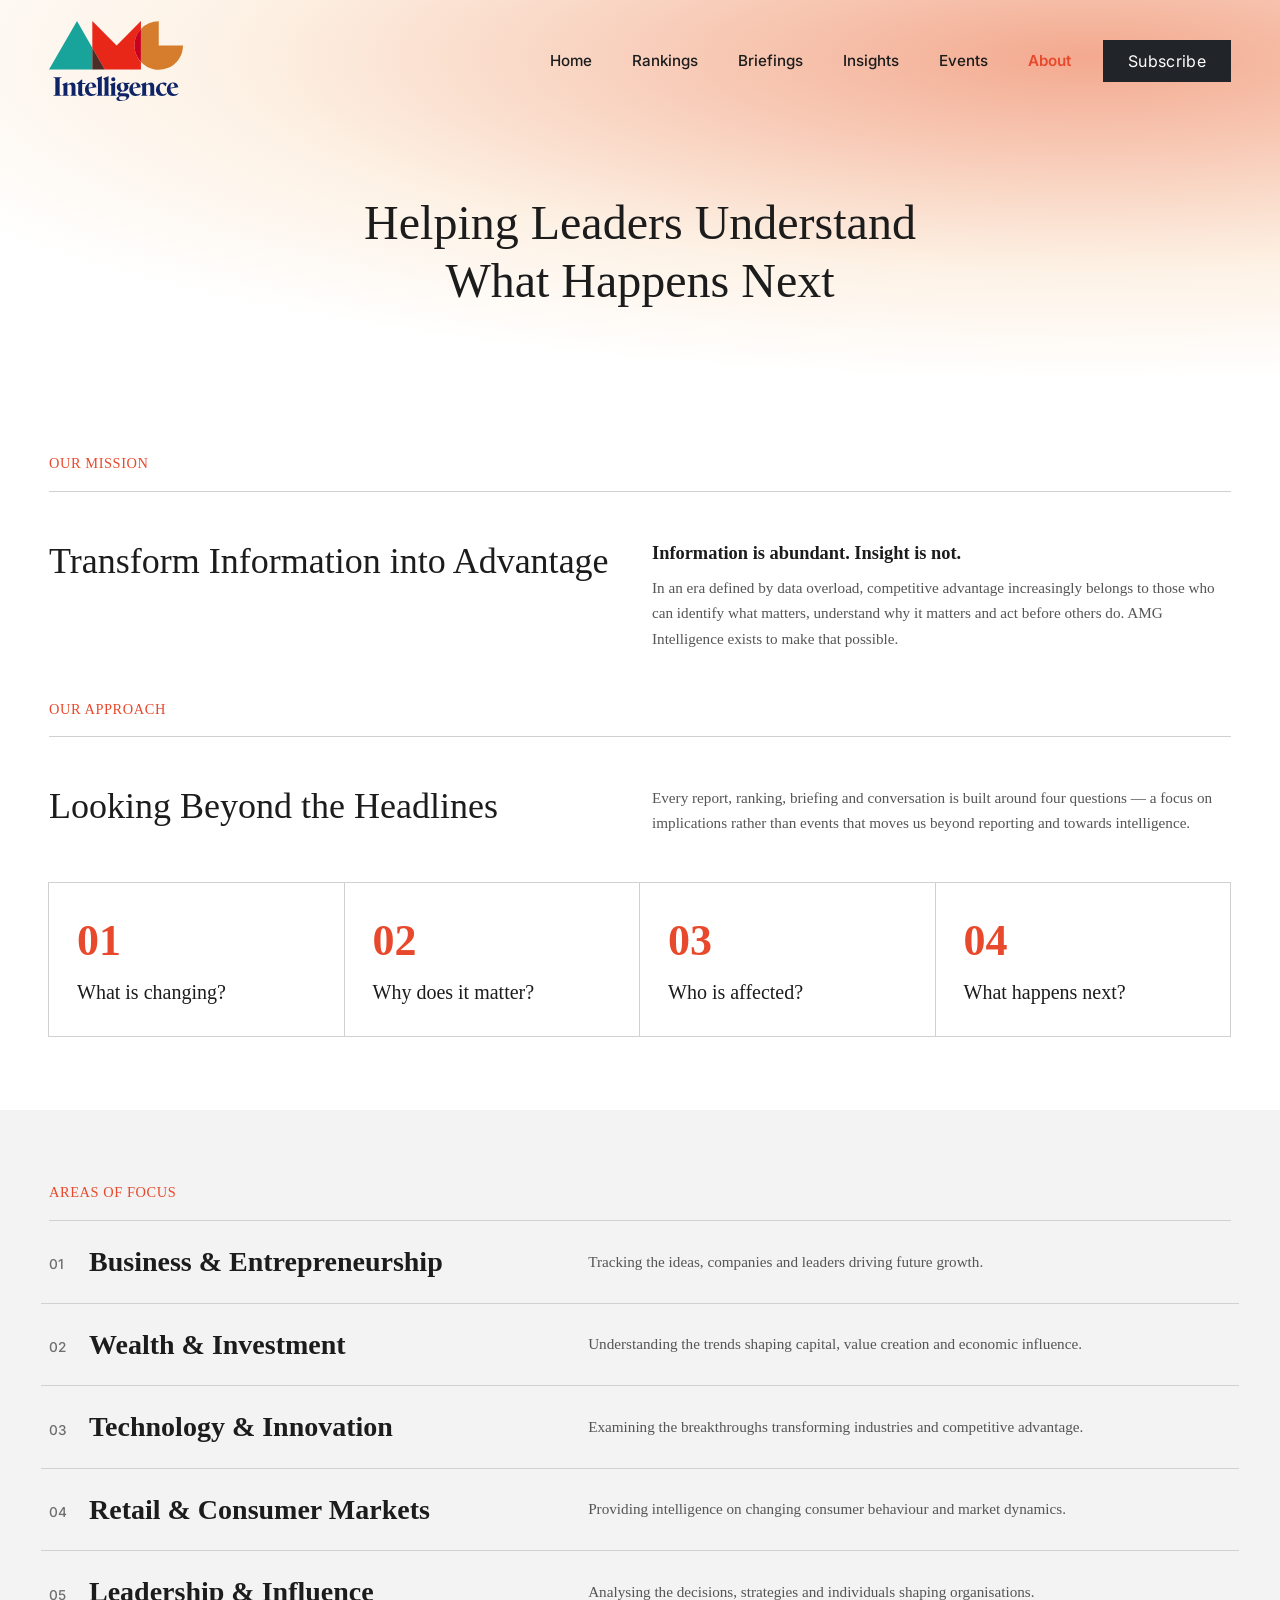
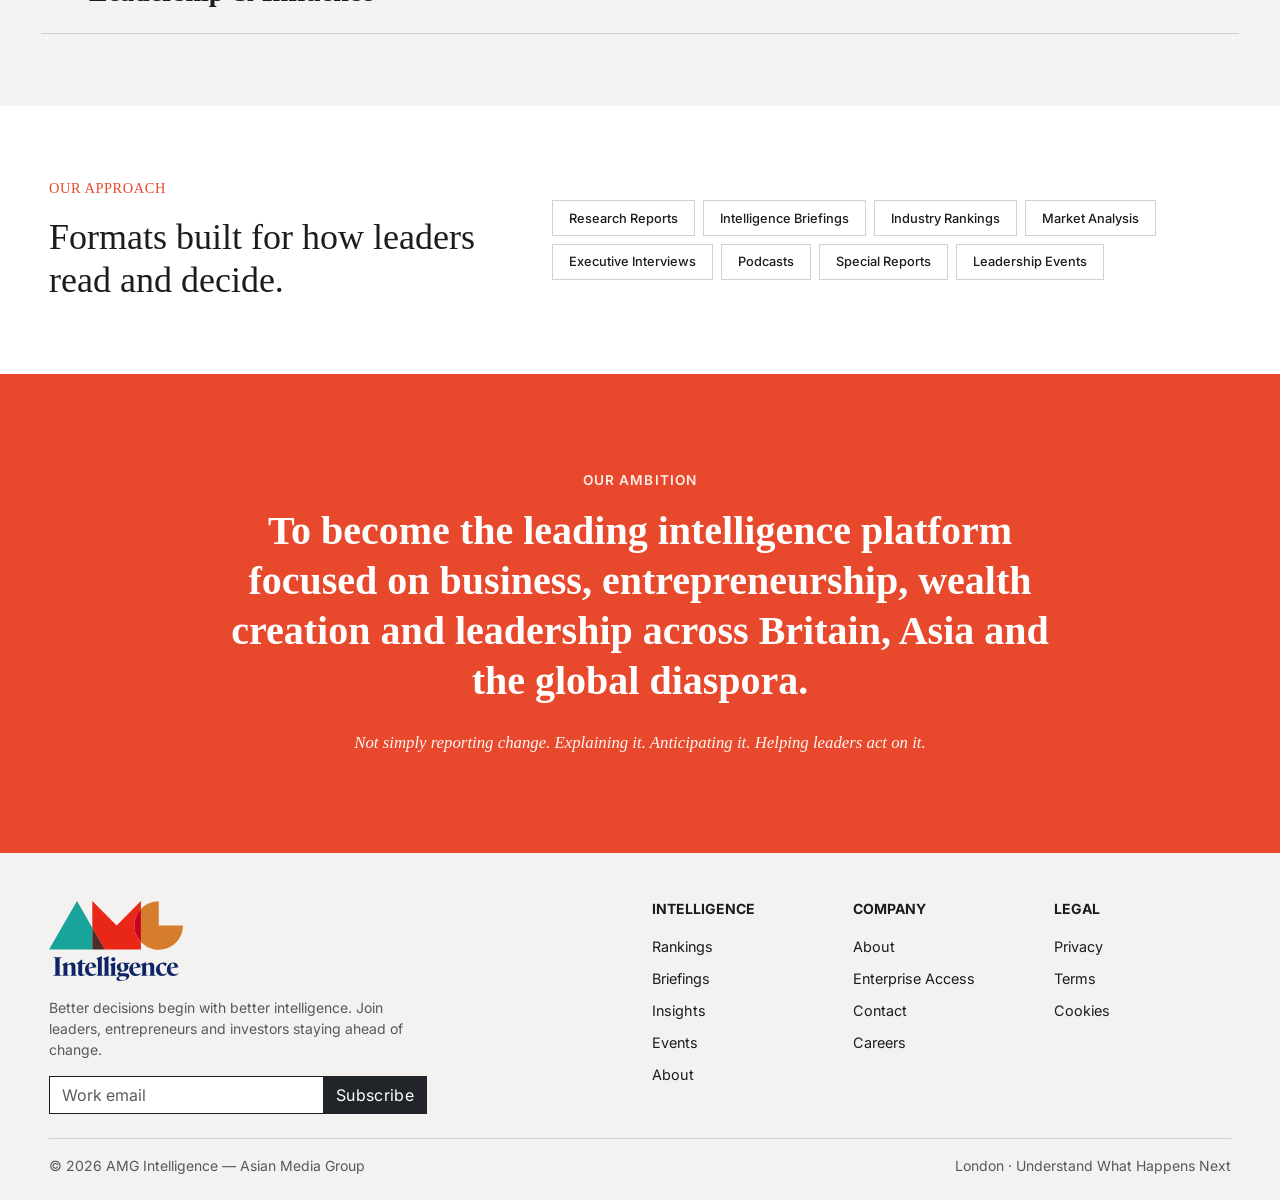
<file: about.html>
<!doctype html>
<html lang="en">
<head>
  <meta charset="UTF-8">
  <meta name="viewport" content="width=device-width, initial-scale=1">
  <meta name="robots" content="noindex, nofollow">
  <title>About — AMG Intelligence</title>

  <link rel="stylesheet" href="https://cdn.jsdelivr.net/npm/bootstrap@5.3.3/dist/css/bootstrap.min.css">
  <link rel="preconnect" href="https://fonts.googleapis.com">
  <link href="https://fonts.googleapis.com/css2?family=Playfair+Display:wght@400;500;600;700&family=Inter:wght@400;500;600;700&display=swap" rel="stylesheet">
  <link rel="stylesheet" href="assets/css/custom.css">
</head>
<body data-page="about">

  <div class="gradient-band">
    <header data-include="partials/navbar.html"></header>

    <!-- Page banner -->
    <section class="page-banner py-5">
      <div class="container py-4 text-center">
        <h1 class="display-5 mb-0">Helping Leaders Understand<br>What Happens Next</h1>
      </div>
    </section>
  </div>

  <!-- Our mission -->
  <section class="py-5">
    <div class="container py-4">
      <p class="about-eyebrow text-uppercase mb-3">Our Mission</p>
      <hr class="mt-0 mb-5">
      <div class="row gy-4 mb-5">
        <div class="col-lg-6">
          <h2 class="about-heading mb-0">Transform Information into Advantage</h2>
        </div>
        <div class="col-lg-6">
          <p class="about-lead-title mb-2">Information is abundant. Insight is not.</p>
          <p class="about-body mb-0">In an era defined by data overload, competitive advantage increasingly belongs to those who can identify what matters, understand why it matters and act before others do. AMG Intelligence exists to make that possible.</p>
        </div>
      </div>

      <p class="about-eyebrow text-uppercase mb-3">Our Approach</p>
      <hr class="mt-0 mb-5">
      <div class="row gy-4 mb-5">
        <div class="col-lg-6">
          <h2 class="about-heading mb-0">Looking Beyond the Headlines</h2>
        </div>
        <div class="col-lg-6">
          <p class="about-body mb-0">Every report, ranking, briefing and conversation is built around four questions — a focus on implications rather than events that moves us beyond reporting and towards intelligence.</p>
        </div>
      </div>

      <div class="row g-0 four-questions-grid">
        <div class="col-6 col-lg-3">
          <div class="question-box">
            <p class="question-number mb-3">01</p>
            <p class="question-text mb-0">What is changing?</p>
          </div>
        </div>
        <div class="col-6 col-lg-3">
          <div class="question-box">
            <p class="question-number mb-3">02</p>
            <p class="question-text mb-0">Why does it matter?</p>
          </div>
        </div>
        <div class="col-6 col-lg-3">
          <div class="question-box">
            <p class="question-number mb-3">03</p>
            <p class="question-text mb-0">Who is affected?</p>
          </div>
        </div>
        <div class="col-6 col-lg-3">
          <div class="question-box">
            <p class="question-number mb-3">04</p>
            <p class="question-text mb-0">What happens next?</p>
          </div>
        </div>
      </div>
    </div>
  </section>

  <!-- Areas of focus -->
  <section class="py-5 focus-section">
    <div class="container py-4">
      <p class="about-eyebrow text-uppercase mb-3">Areas of Focus</p>
      <hr class="mt-0 mb-0">

      <div class="focus-row row gx-3 align-items-center">
        <div class="col-auto focus-number">01</div>
        <div class="col-lg-5 col">
          <h3 class="focus-title mb-0">Business &amp; Entrepreneurship</h3>
        </div>
        <div class="col-lg-6 col-12">
          <p class="focus-desc mb-0">Tracking the ideas, companies and leaders driving future growth.</p>
        </div>
      </div>

      <div class="focus-row row gx-3 align-items-center">
        <div class="col-auto focus-number">02</div>
        <div class="col-lg-5 col">
          <h3 class="focus-title mb-0">Wealth &amp; Investment</h3>
        </div>
        <div class="col-lg-6 col-12">
          <p class="focus-desc mb-0">Understanding the trends shaping capital, value creation and economic influence.</p>
        </div>
      </div>

      <div class="focus-row row gx-3 align-items-center">
        <div class="col-auto focus-number">03</div>
        <div class="col-lg-5 col">
          <h3 class="focus-title mb-0">Technology &amp; Innovation</h3>
        </div>
        <div class="col-lg-6 col-12">
          <p class="focus-desc mb-0">Examining the breakthroughs transforming industries and competitive advantage.</p>
        </div>
      </div>

      <div class="focus-row row gx-3 align-items-center">
        <div class="col-auto focus-number">04</div>
        <div class="col-lg-5 col">
          <h3 class="focus-title mb-0">Retail &amp; Consumer Markets</h3>
        </div>
        <div class="col-lg-6 col-12">
          <p class="focus-desc mb-0">Providing intelligence on changing consumer behaviour and market dynamics.</p>
        </div>
      </div>

      <div class="focus-row row gx-3 align-items-center">
        <div class="col-auto focus-number">05</div>
        <div class="col-lg-5 col">
          <h3 class="focus-title mb-0">Leadership &amp; Influence</h3>
        </div>
        <div class="col-lg-6 col-12">
          <p class="focus-desc mb-0">Analysing the decisions, strategies and individuals shaping organisations.</p>
        </div>
      </div>
    </div>
  </section>

  <!-- Formats approach -->
  <section class="py-5">
    <div class="container py-4">
      <div class="row gy-4 align-items-center">
        <div class="col-lg-5">
          <p class="about-eyebrow text-uppercase mb-3">Our Approach</p>
          <h2 class="about-heading mb-0">Formats built for how leaders read and decide.</h2>
        </div>
        <div class="col-lg-7">
          <div class="d-flex flex-wrap gap-2">
            <span class="format-tag">Research Reports</span>
            <span class="format-tag">Intelligence Briefings</span>
            <span class="format-tag">Industry Rankings</span>
            <span class="format-tag">Market Analysis</span>
            <span class="format-tag">Executive Interviews</span>
            <span class="format-tag">Podcasts</span>
            <span class="format-tag">Special Reports</span>
            <span class="format-tag">Leadership Events</span>
          </div>
        </div>
      </div>
    </div>
  </section>

  <!-- Our Ambition (page-specific closing band, replaces the shared CTA band on this page) -->
  <section class="ambition-band text-center text-white py-5">
    <div class="container py-5">
      <p class="text-uppercase small fw-semibold mb-3 ambition-eyebrow">Our Ambition</p>
      <h2 class="mb-4">To become the leading intelligence platform focused on business, entrepreneurship, wealth creation and leadership across Britain, Asia and the global diaspora.</h2>
      <p class="ambition-subtitle mb-0">Not simply reporting change. Explaining it. Anticipating it. Helping leaders act on it.</p>
    </div>
  </section>

  <div data-include="partials/footer.html"></div>

  <script src="https://cdn.jsdelivr.net/npm/bootstrap@5.3.3/dist/js/bootstrap.bundle.min.js"></script>
  <script src="assets/js/include.js"></script>
</body>
</html>
</file>
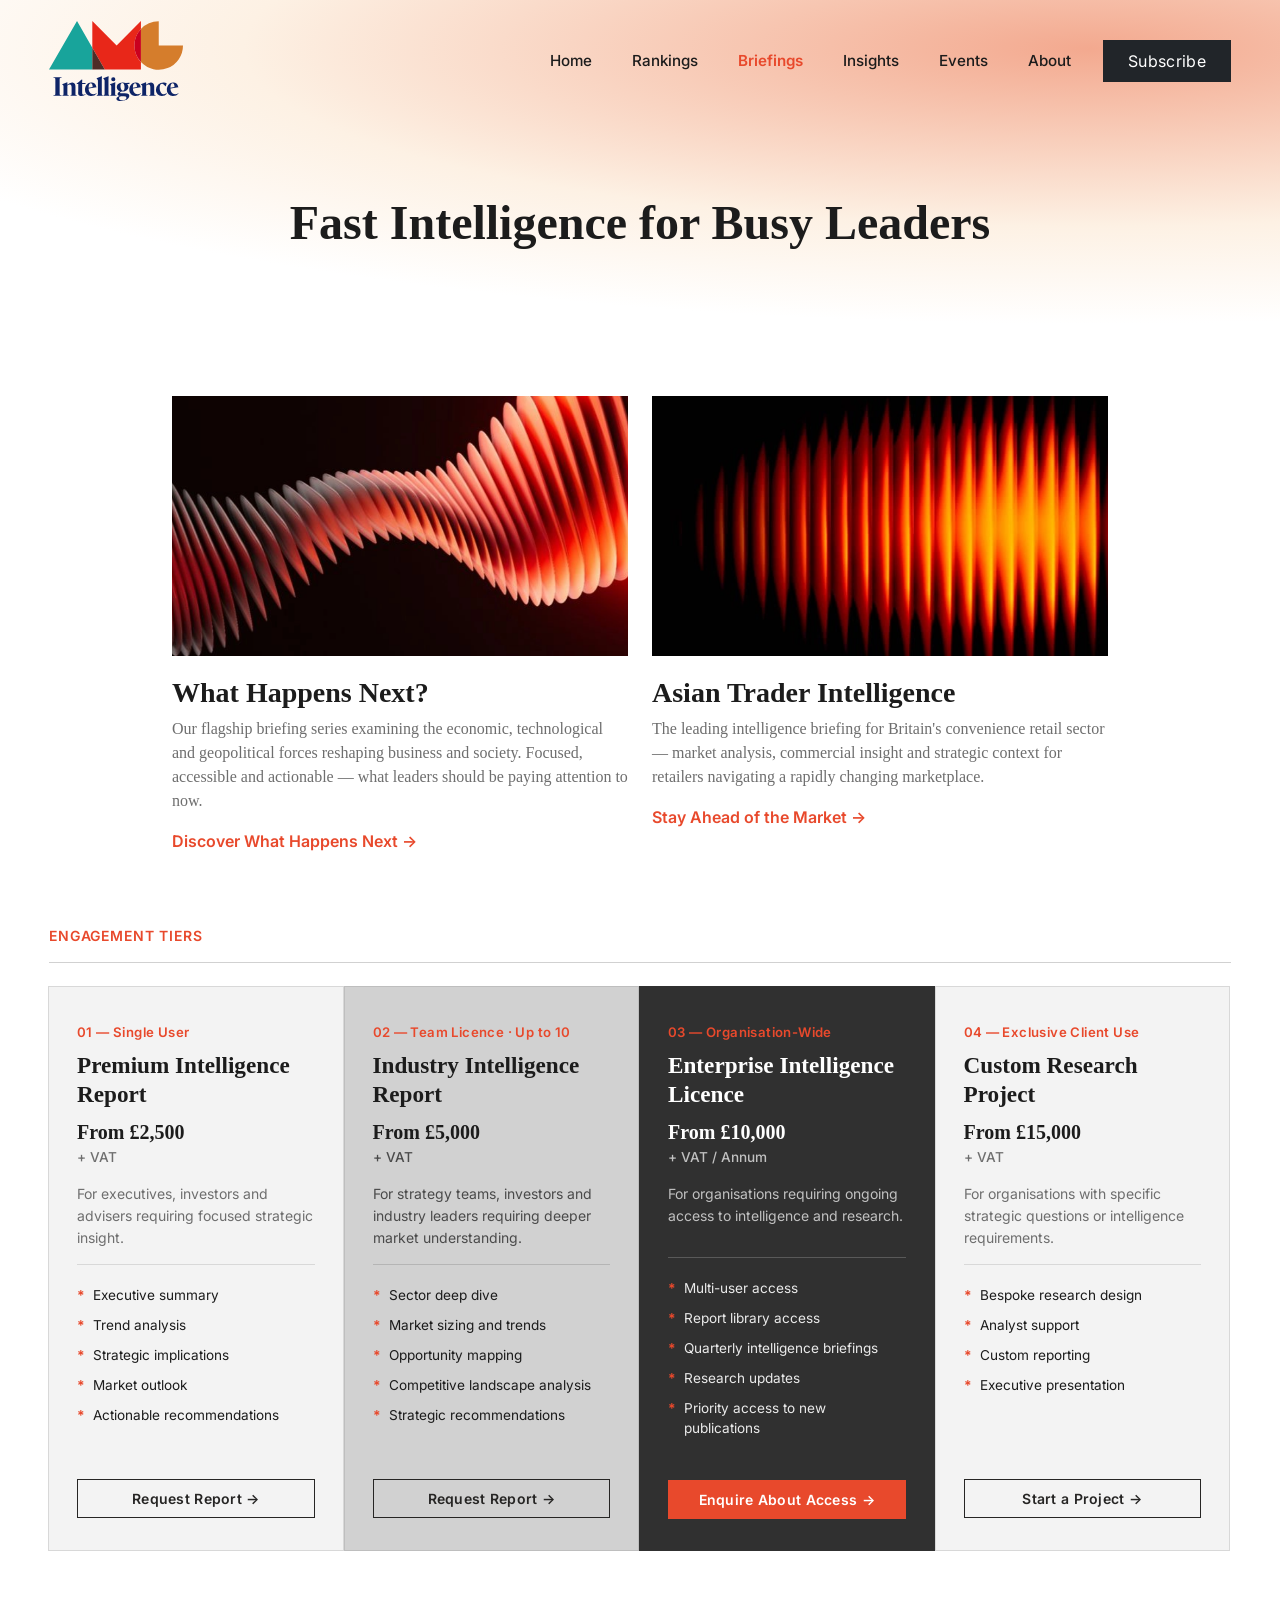
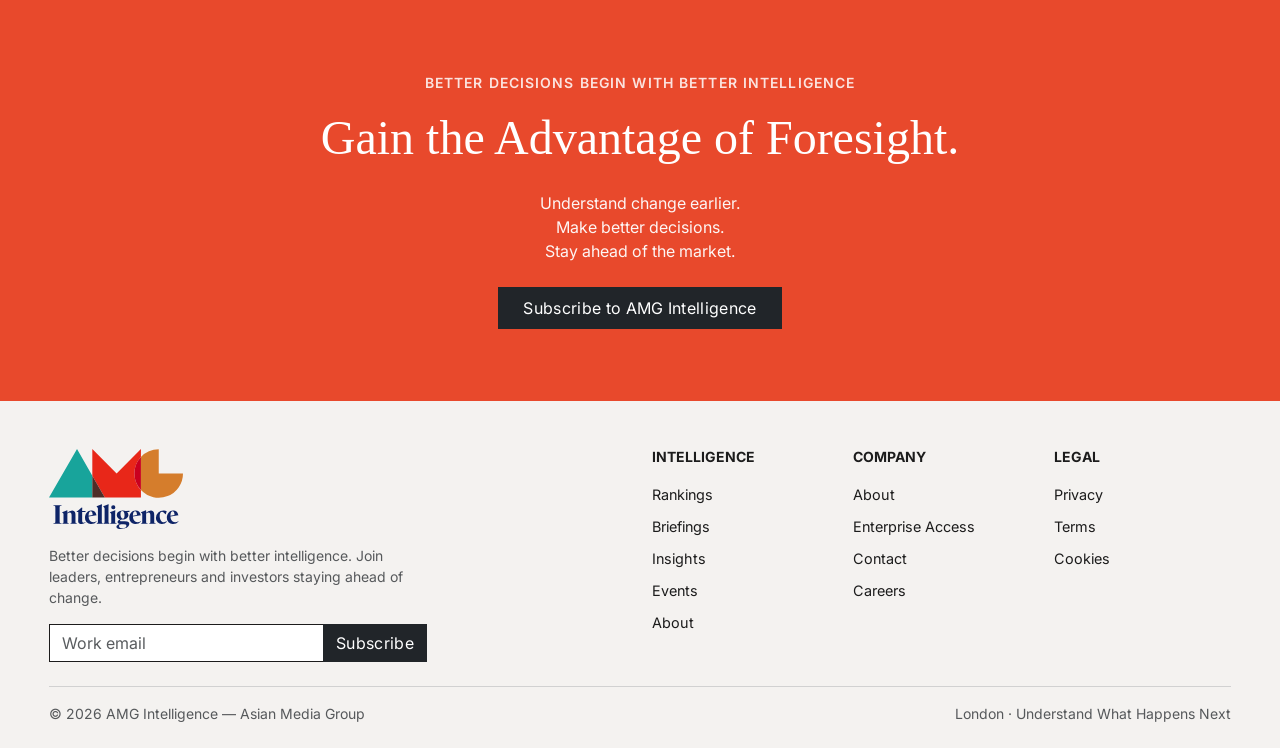
<file: briefings.html>
<!doctype html>
<html lang="en">
<head>
  <meta charset="UTF-8">
  <meta name="viewport" content="width=device-width, initial-scale=1">
  <meta name="robots" content="noindex, nofollow">
  <title>Intelligence Briefings — AMG Intelligence</title>

  <link rel="stylesheet" href="https://cdn.jsdelivr.net/npm/bootstrap@5.3.3/dist/css/bootstrap.min.css">
  <link rel="preconnect" href="https://fonts.googleapis.com">
  <link href="https://fonts.googleapis.com/css2?family=Playfair+Display:wght@400;500;600;700&family=Inter:wght@400;500;600;700&display=swap" rel="stylesheet">
  <link rel="stylesheet" href="assets/css/custom.css">
</head>
<body data-page="briefings">

  <div class="gradient-band">
    <header data-include="partials/navbar.html"></header>

    <!-- Page banner -->
    <section class="page-banner py-5">
      <div class="container py-4 text-center">
        <h1 class="display-5 fw-bold mb-0">Fast Intelligence for Busy Leaders</h1>
      </div>
    </section>
  </div>

  <!-- Flagship briefing series -->
  <section class="py-5">
    <div class="container container-narrow py-4">
      <div class="row g-4">
        <div class="col-lg-6 briefing-card">
          <img src="assets/images/What Happens Next Thumbnail.png" alt="What Happens Next? briefing series">
          <h3 class="font-serif fw-bold mb-2">What Happens Next?</h3>
          <p>Our flagship briefing series examining the economic, technological and geopolitical forces reshaping business and society. Focused, accessible and actionable — what leaders should be paying attention to now.</p>
          <a href="#" class="link-arrow">Discover What Happens Next →</a>
        </div>
        <div class="col-lg-6 briefing-card">
          <img src="assets/images/Asian Trader Intelligence Thumbnail.png" alt="Asian Trader Intelligence briefing">
          <h3 class="font-serif fw-bold mb-2">Asian Trader Intelligence</h3>
          <p>The leading intelligence briefing for Britain's convenience retail sector — market analysis, commercial insight and strategic context for retailers navigating a rapidly changing marketplace.</p>
          <a href="#" class="link-arrow">Stay Ahead of the Market →</a>
        </div>
      </div>
    </div>
  </section>

  <!-- Engagement tiers -->
  <section class="pb-5 tiers-section">
    <div class="container">
      <p class="text-uppercase small fw-semibold eyebrow-accent mb-3">Engagement Tiers</p>
      <hr class="mt-0 mb-4">

      <div class="row g-0 tiers-row">
        <div class="col-12 col-md-6 col-lg-3 tier-col">
          <div class="tier-card h-100 d-flex flex-column">
            <p class="tier-label mb-2">01 — Single User</p>
            <h3 class="tier-title mb-2">Premium Intelligence Report</h3>
            <p class="tier-price mb-0">From <strong>£2,500</strong></p>
            <p class="tier-vat mb-3">+ VAT</p>
            <p class="tier-audience">For executives, investors and advisers requiring focused strategic insight.</p>
            <hr>
            <ul class="tier-features list-unstyled flex-grow-1">
              <li>Executive summary</li>
              <li>Trend analysis</li>
              <li>Strategic implications</li>
              <li>Market outlook</li>
              <li>Actionable recommendations</li>
            </ul>
            <a href="#" class="btn btn-outline-dark rounded-0 w-100 py-2 mt-3">Request Report →</a>
          </div>
        </div>

        <div class="col-12 col-md-6 col-lg-3 tier-col">
          <div class="tier-card is-muted h-100 d-flex flex-column">
            <p class="tier-label mb-2">02 — Team Licence · Up to 10</p>
            <h3 class="tier-title mb-2">Industry Intelligence Report</h3>
            <p class="tier-price mb-0">From <strong>£5,000</strong></p>
            <p class="tier-vat mb-3">+ VAT</p>
            <p class="tier-audience">For strategy teams, investors and industry leaders requiring deeper market understanding.</p>
            <hr>
            <ul class="tier-features list-unstyled flex-grow-1">
              <li>Sector deep dive</li>
              <li>Market sizing and trends</li>
              <li>Opportunity mapping</li>
              <li>Competitive landscape analysis</li>
              <li>Strategic recommendations</li>
            </ul>
            <a href="#" class="btn btn-outline-dark rounded-0 w-100 py-2 mt-3">Request Report →</a>
          </div>
        </div>

        <div class="col-12 col-md-6 col-lg-3 tier-col">
          <div class="tier-card is-dark h-100 d-flex flex-column">
            <p class="tier-label mb-2">03 — Organisation-Wide</p>
            <h3 class="tier-title mb-2">Enterprise Intelligence Licence</h3>
            <p class="tier-price mb-0">From <strong>£10,000</strong></p>
            <p class="tier-vat mb-3">+ VAT / Annum</p>
            <p class="tier-audience">For organisations requiring ongoing access to intelligence and research.</p>
            <hr>
            <ul class="tier-features list-unstyled flex-grow-1">
              <li>Multi-user access</li>
              <li>Report library access</li>
              <li>Quarterly intelligence briefings</li>
              <li>Research updates</li>
              <li>Priority access to new publications</li>
            </ul>
            <a href="#" class="btn btn-accent rounded-0 w-100 py-2 mt-3">Enquire About Access →</a>
          </div>
        </div>

        <div class="col-12 col-md-6 col-lg-3 tier-col">
          <div class="tier-card h-100 d-flex flex-column">
            <p class="tier-label mb-2">04 — Exclusive Client Use</p>
            <h3 class="tier-title mb-2">Custom Research Project</h3>
            <p class="tier-price mb-0">From <strong>£15,000</strong></p>
            <p class="tier-vat mb-3">+ VAT</p>
            <p class="tier-audience">For organisations with specific strategic questions or intelligence requirements.</p>
            <hr>
            <ul class="tier-features list-unstyled flex-grow-1">
              <li>Bespoke research design</li>
              <li>Analyst support</li>
              <li>Custom reporting</li>
              <li>Executive presentation</li>
            </ul>
            <a href="#" class="btn btn-outline-dark rounded-0 w-100 py-2 mt-3">Start a Project →</a>
          </div>
        </div>
      </div>
    </div>
  </section>

  <div data-include="partials/cta-band.html"></div>
  <div data-include="partials/footer.html"></div>

  <script src="https://cdn.jsdelivr.net/npm/bootstrap@5.3.3/dist/js/bootstrap.bundle.min.js"></script>
  <script src="assets/js/include.js"></script>
</body>
</html>
</file>
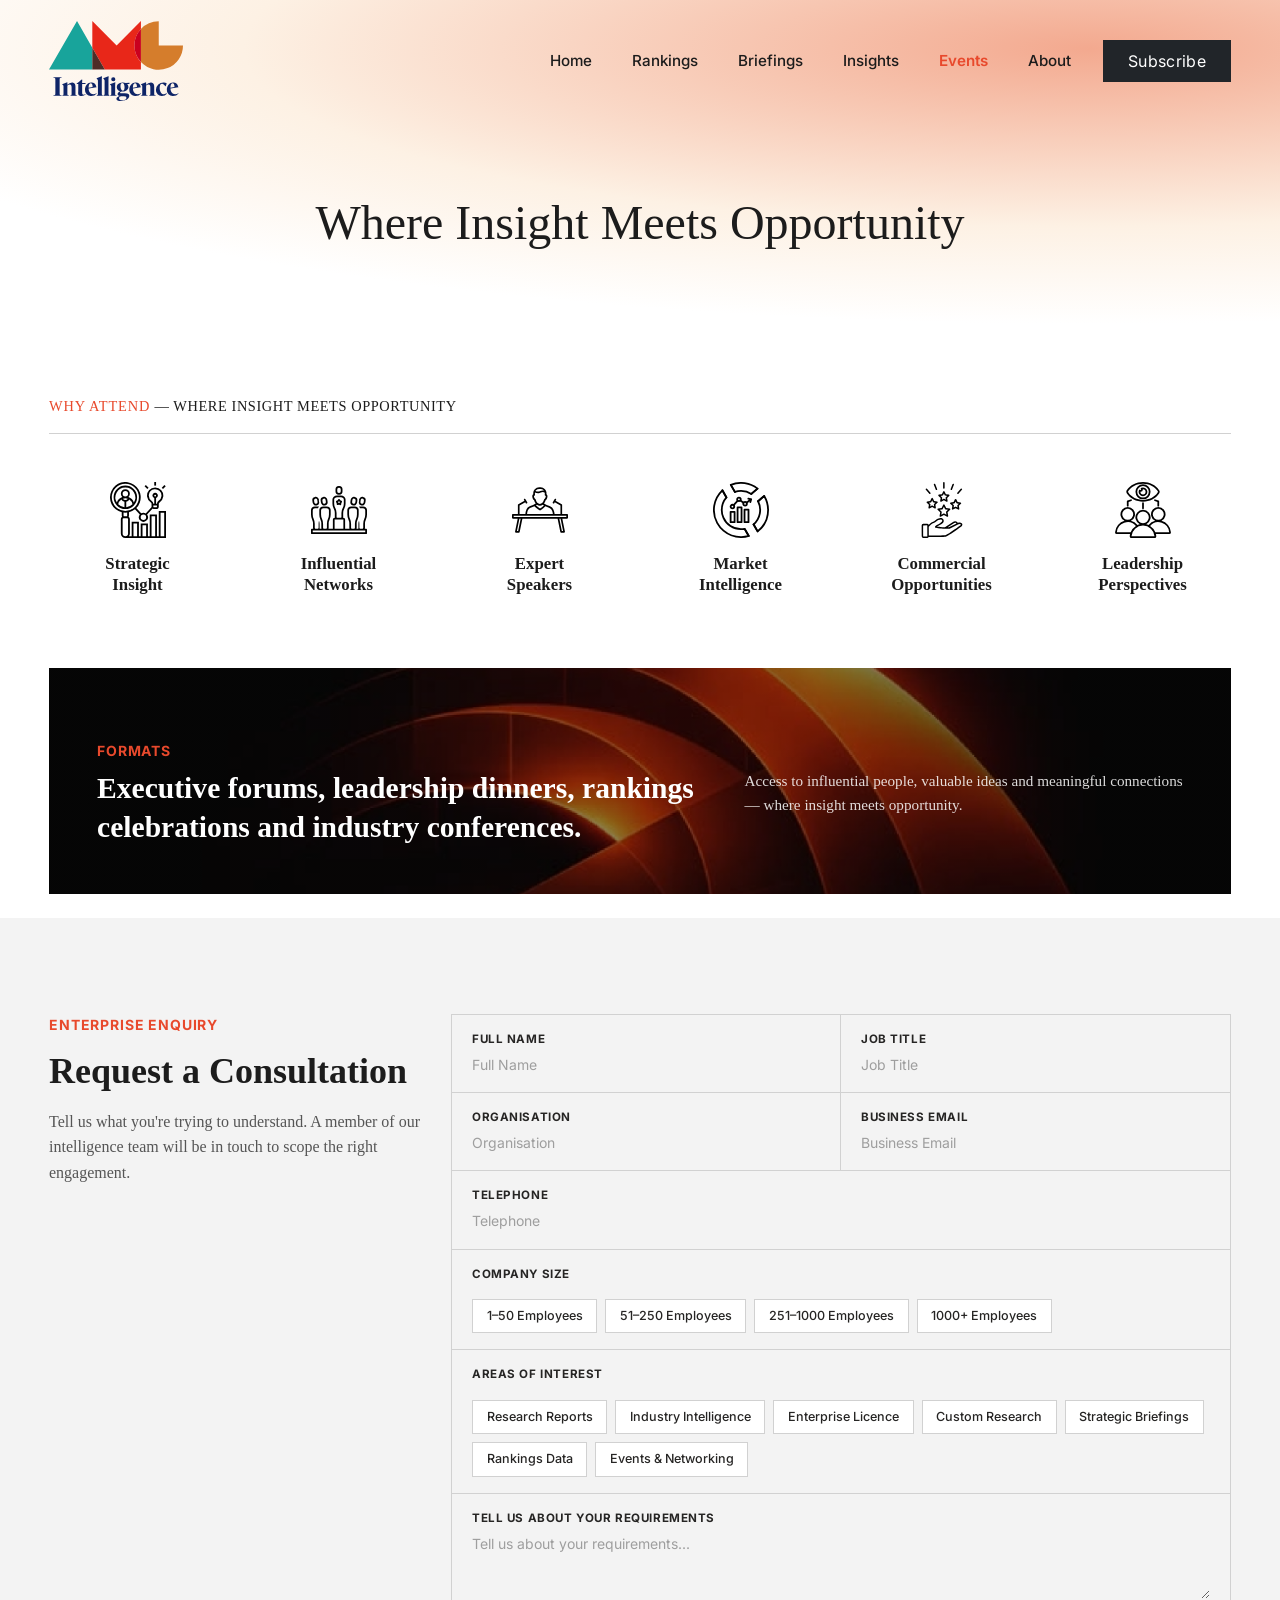
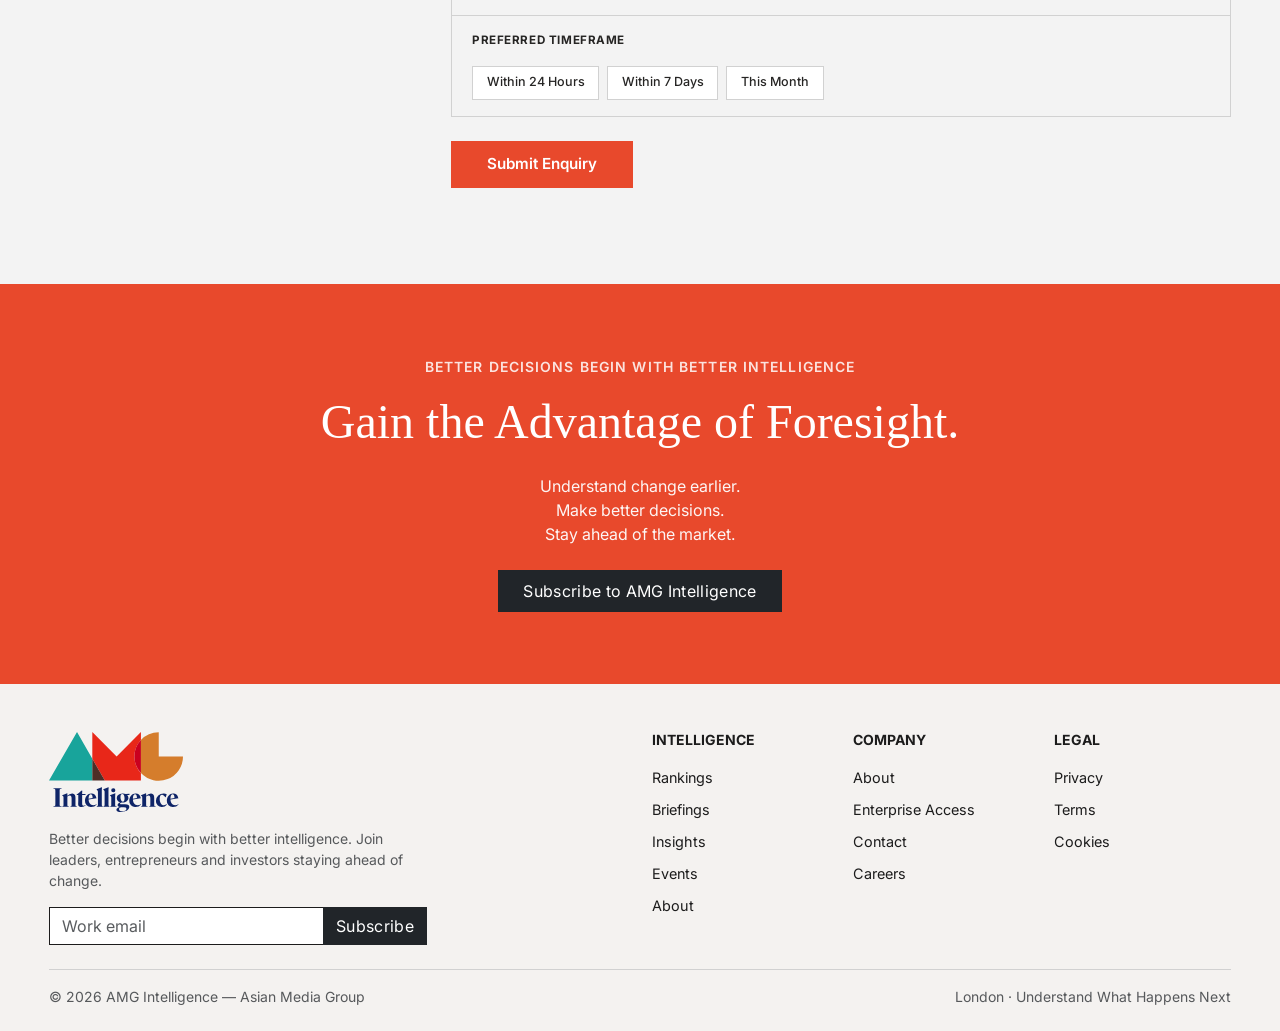
<file: events.html>
<!doctype html>
<html lang="en">
<head>
  <meta charset="UTF-8">
  <meta name="viewport" content="width=device-width, initial-scale=1">
  <meta name="robots" content="noindex, nofollow">
  <title>Events — AMG Intelligence</title>

  <link rel="stylesheet" href="https://cdn.jsdelivr.net/npm/bootstrap@5.3.3/dist/css/bootstrap.min.css">
  <link rel="preconnect" href="https://fonts.googleapis.com">
  <link href="https://fonts.googleapis.com/css2?family=Playfair+Display:wght@400;500;600;700&family=Inter:wght@400;500;600;700&display=swap" rel="stylesheet">
  <link rel="stylesheet" href="assets/css/custom.css">
</head>
<body data-page="events">

  <div class="gradient-band">
    <header data-include="partials/navbar.html"></header>

    <!-- Page banner -->
    <section class="page-banner py-5">
      <div class="container py-4 text-center">
        <h1 class="display-5 mb-0">Where Insight Meets Opportunity</h1>
      </div>
    </section>
  </div>

  <!-- Why attend -->
  <section class="py-5">
    <div class="container py-4">
      <p class="why-attend-eyebrow text-uppercase mb-3"><span class="eyebrow-accent">Why Attend</span> <span class="eyebrow-dark">— Where Insight Meets Opportunity</span></p>
      <hr class="mt-0 mb-5">

      <div class="row row-cols-2 row-cols-sm-3 row-cols-lg-6 g-4 text-center why-attend-grid">
        <div class="col">
          <img src="assets/images/Strategic Insight.svg" alt="Strategic Insight" class="why-attend-icon mb-3">
          <p class="why-attend-label mb-0">Strategic<br>Insight</p>
        </div>
        <div class="col">
          <img src="assets/images/Influential Networks.svg" alt="Influential Networks" class="why-attend-icon mb-3">
          <p class="why-attend-label mb-0">Influential<br>Networks</p>
        </div>
        <div class="col">
          <img src="assets/images/Expert Speakers.svg" alt="Expert Speakers" class="why-attend-icon mb-3">
          <p class="why-attend-label mb-0">Expert<br>Speakers</p>
        </div>
        <div class="col">
          <img src="assets/images/Market Intelligence.svg" alt="Market Intelligence" class="why-attend-icon mb-3">
          <p class="why-attend-label mb-0">Market<br>Intelligence</p>
        </div>
        <div class="col">
          <img src="assets/images/Commercial Opportunities.svg" alt="Commercial Opportunities" class="why-attend-icon mb-3">
          <p class="why-attend-label mb-0">Commercial<br>Opportunities</p>
        </div>
        <div class="col">
          <img src="assets/images/Leadership Perspectives.svg" alt="Leadership Perspectives" class="why-attend-icon mb-3">
          <p class="why-attend-label mb-0">Leadership<br>Perspectives</p>
        </div>
      </div>
    </div>
  </section>

  <!-- Formats banner -->
  <section class="py-4">
    <div class="container">
      <div class="formats-banner">
        <div class="row align-items-center gy-4 p-4 p-lg-5">
          <div class="col-lg-7">
            <p class="eyebrow-accent text-uppercase small fw-bold mb-2">Formats</p>
            <h2 class="formats-title text-white mb-0">Executive forums, leadership dinners, rankings celebrations and industry conferences.</h2>
          </div>
          <div class="col-lg-5">
            <p class="formats-desc mb-0">Access to influential people, valuable ideas and meaningful connections — where insight meets opportunity.</p>
          </div>
        </div>
      </div>
    </div>
  </section>

  <!-- Enterprise enquiry -->
  <section class="py-5 enquiry-section">
    <div class="container py-5">
      <div class="row gy-5">
        <div class="col-lg-4">
          <p class="text-uppercase small fw-bold eyebrow-accent mb-3">Enterprise Enquiry</p>
          <h2 class="enquiry-title mb-3">Request a Consultation</h2>
          <p class="enquiry-desc mb-0">Tell us what you're trying to understand. A member of our intelligence team will be in touch to scope the right engagement.</p>
        </div>

        <div class="col-lg-8">
          <form class="enquiry-form-panel">
            <div class="row g-0 enquiry-row">
              <div class="col-md-6 enquiry-field border-end-md">
                <label class="enquiry-label" for="fullName">Full Name</label>
                <input type="text" id="fullName" class="form-control enquiry-input" placeholder="Full Name">
              </div>
              <div class="col-md-6 enquiry-field">
                <label class="enquiry-label" for="jobTitle">Job Title</label>
                <input type="text" id="jobTitle" class="form-control enquiry-input" placeholder="Job Title">
              </div>
            </div>

            <div class="row g-0 enquiry-row">
              <div class="col-md-6 enquiry-field border-end-md">
                <label class="enquiry-label" for="organisation">Organisation</label>
                <input type="text" id="organisation" class="form-control enquiry-input" placeholder="Organisation">
              </div>
              <div class="col-md-6 enquiry-field">
                <label class="enquiry-label" for="businessEmail">Business Email</label>
                <input type="email" id="businessEmail" class="form-control enquiry-input" placeholder="Business Email">
              </div>
            </div>

            <div class="row g-0 enquiry-row">
              <div class="col-12 enquiry-field">
                <label class="enquiry-label" for="telephone">Telephone</label>
                <input type="tel" id="telephone" class="form-control enquiry-input" placeholder="Telephone">
              </div>
            </div>

            <div class="row g-0 enquiry-row">
              <div class="col-12 enquiry-field">
                <label class="enquiry-label d-block mb-3">Company Size</label>
                <div class="d-flex flex-wrap gap-2">
                  <input type="radio" class="btn-check" name="companySize" id="size1">
                  <label class="pill-option" for="size1">1–50 Employees</label>
                  <input type="radio" class="btn-check" name="companySize" id="size2">
                  <label class="pill-option" for="size2">51–250 Employees</label>
                  <input type="radio" class="btn-check" name="companySize" id="size3">
                  <label class="pill-option" for="size3">251–1000 Employees</label>
                  <input type="radio" class="btn-check" name="companySize" id="size4">
                  <label class="pill-option" for="size4">1000+ Employees</label>
                </div>
              </div>
            </div>

            <div class="row g-0 enquiry-row">
              <div class="col-12 enquiry-field">
                <label class="enquiry-label d-block mb-3">Areas of Interest</label>
                <div class="d-flex flex-wrap gap-2">
                  <input type="checkbox" class="btn-check" id="interest1">
                  <label class="pill-option" for="interest1">Research Reports</label>
                  <input type="checkbox" class="btn-check" id="interest2">
                  <label class="pill-option" for="interest2">Industry Intelligence</label>
                  <input type="checkbox" class="btn-check" id="interest3">
                  <label class="pill-option" for="interest3">Enterprise Licence</label>
                  <input type="checkbox" class="btn-check" id="interest4">
                  <label class="pill-option" for="interest4">Custom Research</label>
                  <input type="checkbox" class="btn-check" id="interest5">
                  <label class="pill-option" for="interest5">Strategic Briefings</label>
                  <input type="checkbox" class="btn-check" id="interest6">
                  <label class="pill-option" for="interest6">Rankings Data</label>
                  <input type="checkbox" class="btn-check" id="interest7">
                  <label class="pill-option" for="interest7">Events &amp; Networking</label>
                </div>
              </div>
            </div>

            <div class="row g-0 enquiry-row">
              <div class="col-12 enquiry-field">
                <label class="enquiry-label" for="requirements">Tell Us About Your Requirements</label>
                <textarea id="requirements" class="form-control enquiry-input" rows="3" placeholder="Tell us about your requirements..."></textarea>
              </div>
            </div>

            <div class="row g-0 enquiry-row is-last">
              <div class="col-12 enquiry-field">
                <label class="enquiry-label d-block mb-3">Preferred Timeframe</label>
                <div class="d-flex flex-wrap gap-2">
                  <input type="radio" class="btn-check" name="responseTime" id="time1">
                  <label class="pill-option" for="time1">Within 24 Hours</label>
                  <input type="radio" class="btn-check" name="responseTime" id="time2">
                  <label class="pill-option" for="time2">Within 7 Days</label>
                  <input type="radio" class="btn-check" name="responseTime" id="time3">
                  <label class="pill-option" for="time3">This Month</label>
                </div>
              </div>
            </div>
          </form>

          <button type="submit" class="btn btn-enquiry-submit mt-4">Submit Enquiry</button>
        </div>
      </div>
    </div>
  </section>

  <div data-include="partials/cta-band.html"></div>
  <div data-include="partials/footer.html"></div>

  <script src="https://cdn.jsdelivr.net/npm/bootstrap@5.3.3/dist/js/bootstrap.bundle.min.js"></script>
  <script src="assets/js/include.js"></script>
</body>
</html>
</file>
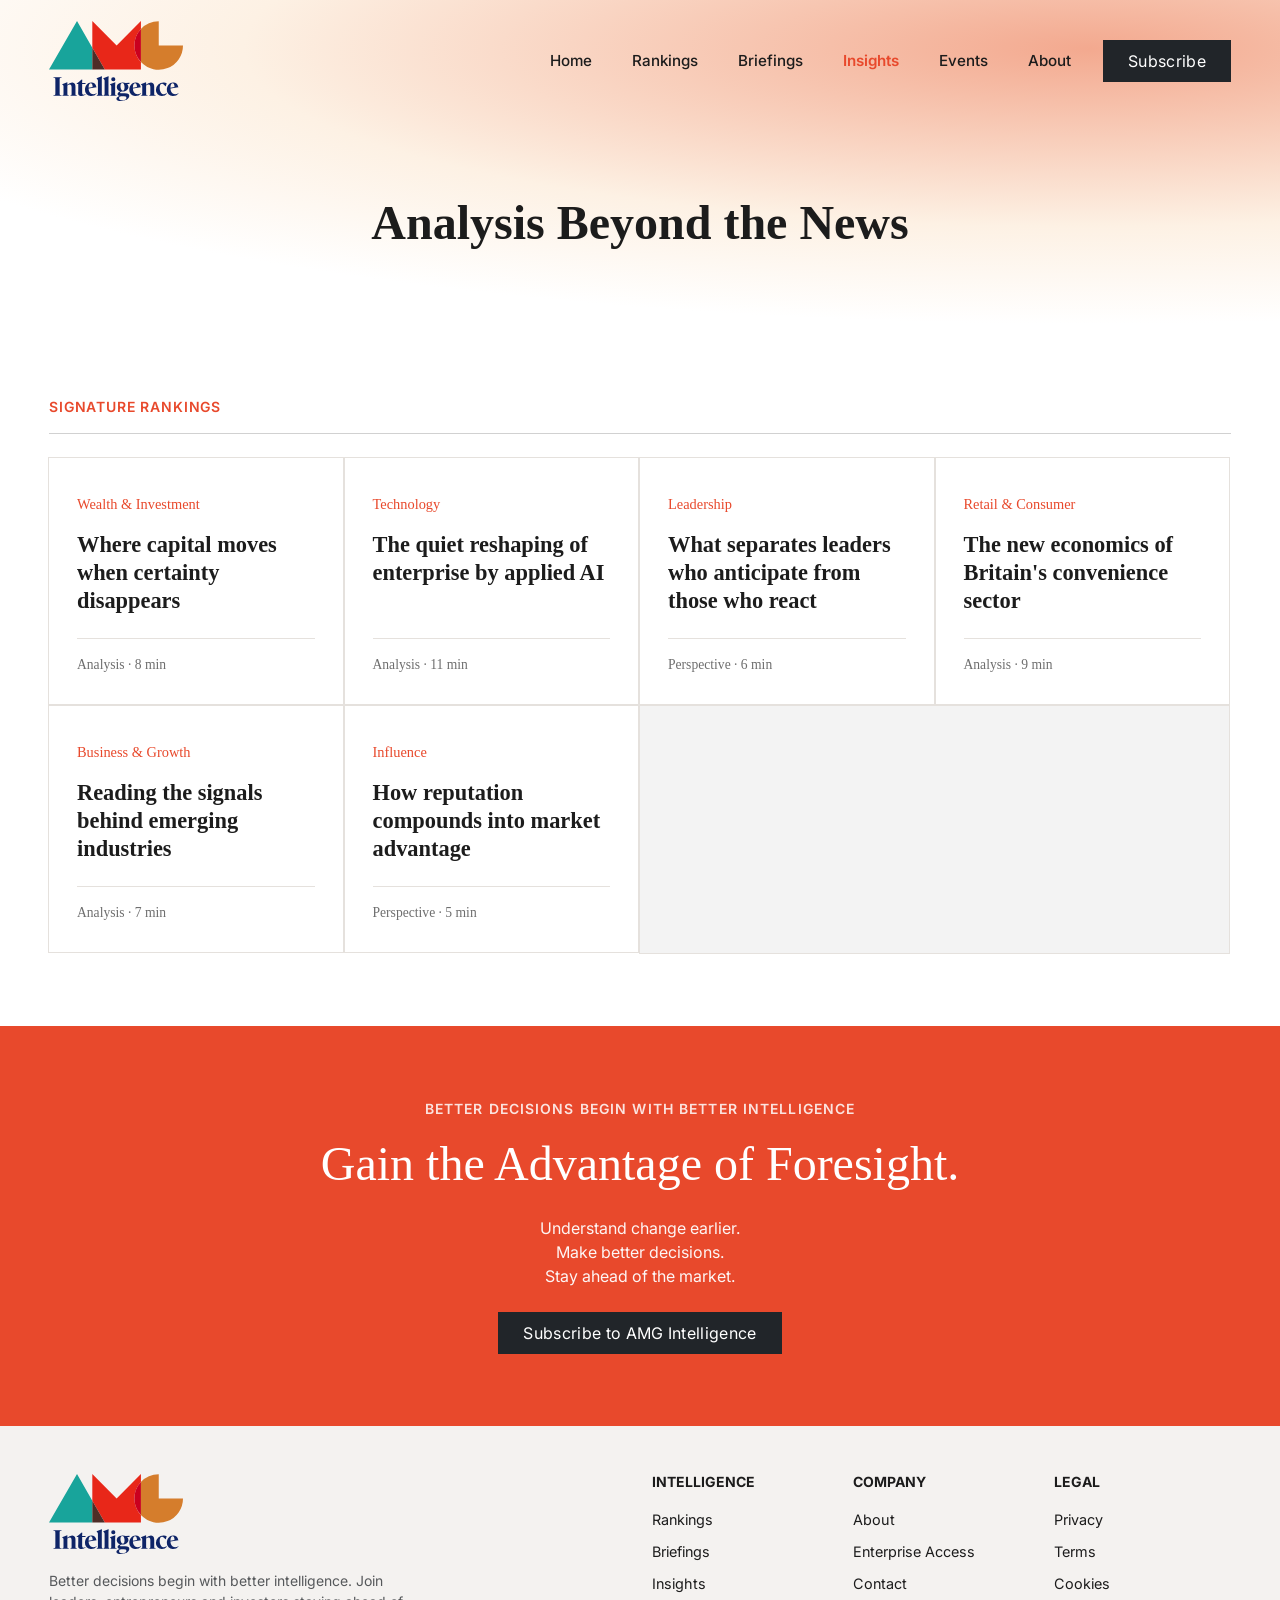
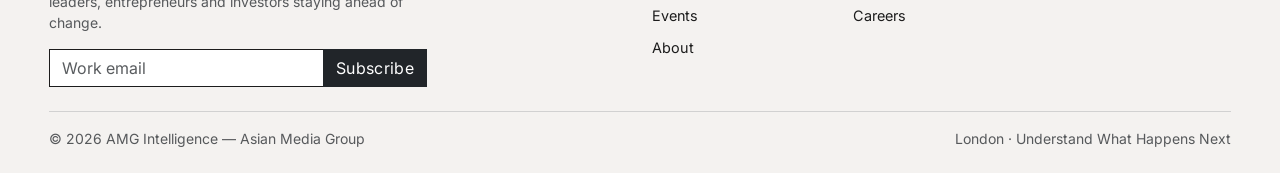
<file: insights.html>
<!doctype html>
<html lang="en">
<head>
  <meta charset="UTF-8">
  <meta name="viewport" content="width=device-width, initial-scale=1">
  <meta name="robots" content="noindex, nofollow">
  <title>Insights — AMG Intelligence</title>

  <link rel="stylesheet" href="https://cdn.jsdelivr.net/npm/bootstrap@5.3.3/dist/css/bootstrap.min.css">
  <link rel="preconnect" href="https://fonts.googleapis.com">
  <link href="https://fonts.googleapis.com/css2?family=Playfair+Display:wght@400;500;600;700&family=Inter:wght@400;500;600;700&display=swap" rel="stylesheet">
  <link rel="stylesheet" href="assets/css/custom.css">
</head>
<body data-page="insights">

  <div class="gradient-band">
    <header data-include="partials/navbar.html"></header>

    <!-- Page banner -->
    <section class="page-banner py-5">
      <div class="container py-4 text-center">
        <h1 class="display-5 fw-bold mb-0">Analysis Beyond the News</h1>
      </div>
    </section>
  </div>

  <!-- Insights grid -->
  <section class="py-5">
    <div class="container py-4">
      <p class="text-uppercase small fw-semibold eyebrow-accent mb-3">Signature Rankings</p>
      <hr class="mt-0 mb-4">

      <div class="row g-0 insights-grid">
        <div class="col-12 col-md-6 col-lg-3">
          <a href="#" class="insight-card h-100 d-flex flex-column text-decoration-none">
            <p class="insight-category mb-3">Wealth &amp; Investment</p>
            <h3 class="insight-title mb-4">Where capital moves when certainty disappears</h3>
            <hr class="insight-divider mt-auto mb-3">
            <p class="insight-meta mb-0">Analysis · 8 min</p>
          </a>
        </div>
        <div class="col-12 col-md-6 col-lg-3">
          <a href="#" class="insight-card h-100 d-flex flex-column text-decoration-none">
            <p class="insight-category mb-3">Technology</p>
            <h3 class="insight-title mb-4">The quiet reshaping of enterprise by applied AI</h3>
            <hr class="insight-divider mt-auto mb-3">
            <p class="insight-meta mb-0">Analysis · 11 min</p>
          </a>
        </div>
        <div class="col-12 col-md-6 col-lg-3">
          <a href="#" class="insight-card h-100 d-flex flex-column text-decoration-none">
            <p class="insight-category mb-3">Leadership</p>
            <h3 class="insight-title mb-4">What separates leaders who anticipate from those who react</h3>
            <hr class="insight-divider mt-auto mb-3">
            <p class="insight-meta mb-0">Perspective · 6 min</p>
          </a>
        </div>
        <div class="col-12 col-md-6 col-lg-3">
          <a href="#" class="insight-card h-100 d-flex flex-column text-decoration-none">
            <p class="insight-category mb-3">Retail &amp; Consumer</p>
            <h3 class="insight-title mb-4">The new economics of Britain's convenience sector</h3>
            <hr class="insight-divider mt-auto mb-3">
            <p class="insight-meta mb-0">Analysis · 9 min</p>
          </a>
        </div>
        <div class="col-12 col-md-6 col-lg-3">
          <a href="#" class="insight-card h-100 d-flex flex-column text-decoration-none">
            <p class="insight-category mb-3">Business &amp; Growth</p>
            <h3 class="insight-title mb-4">Reading the signals behind emerging industries</h3>
            <hr class="insight-divider mt-auto mb-3">
            <p class="insight-meta mb-0">Analysis · 7 min</p>
          </a>
        </div>
        <div class="col-12 col-md-6 col-lg-3">
          <a href="#" class="insight-card h-100 d-flex flex-column text-decoration-none">
            <p class="insight-category mb-3">Influence</p>
            <h3 class="insight-title mb-4">How reputation compounds into market advantage</h3>
            <hr class="insight-divider mt-auto mb-3">
            <p class="insight-meta mb-0">Perspective · 5 min</p>
          </a>
        </div>
        <div class="col-lg-6 d-none d-lg-block insight-filler"></div>
      </div>
    </div>
  </section>

  <div data-include="partials/cta-band.html"></div>
  <div data-include="partials/footer.html"></div>

  <script src="https://cdn.jsdelivr.net/npm/bootstrap@5.3.3/dist/js/bootstrap.bundle.min.js"></script>
  <script src="assets/js/include.js"></script>
</body>
</html>
</file>
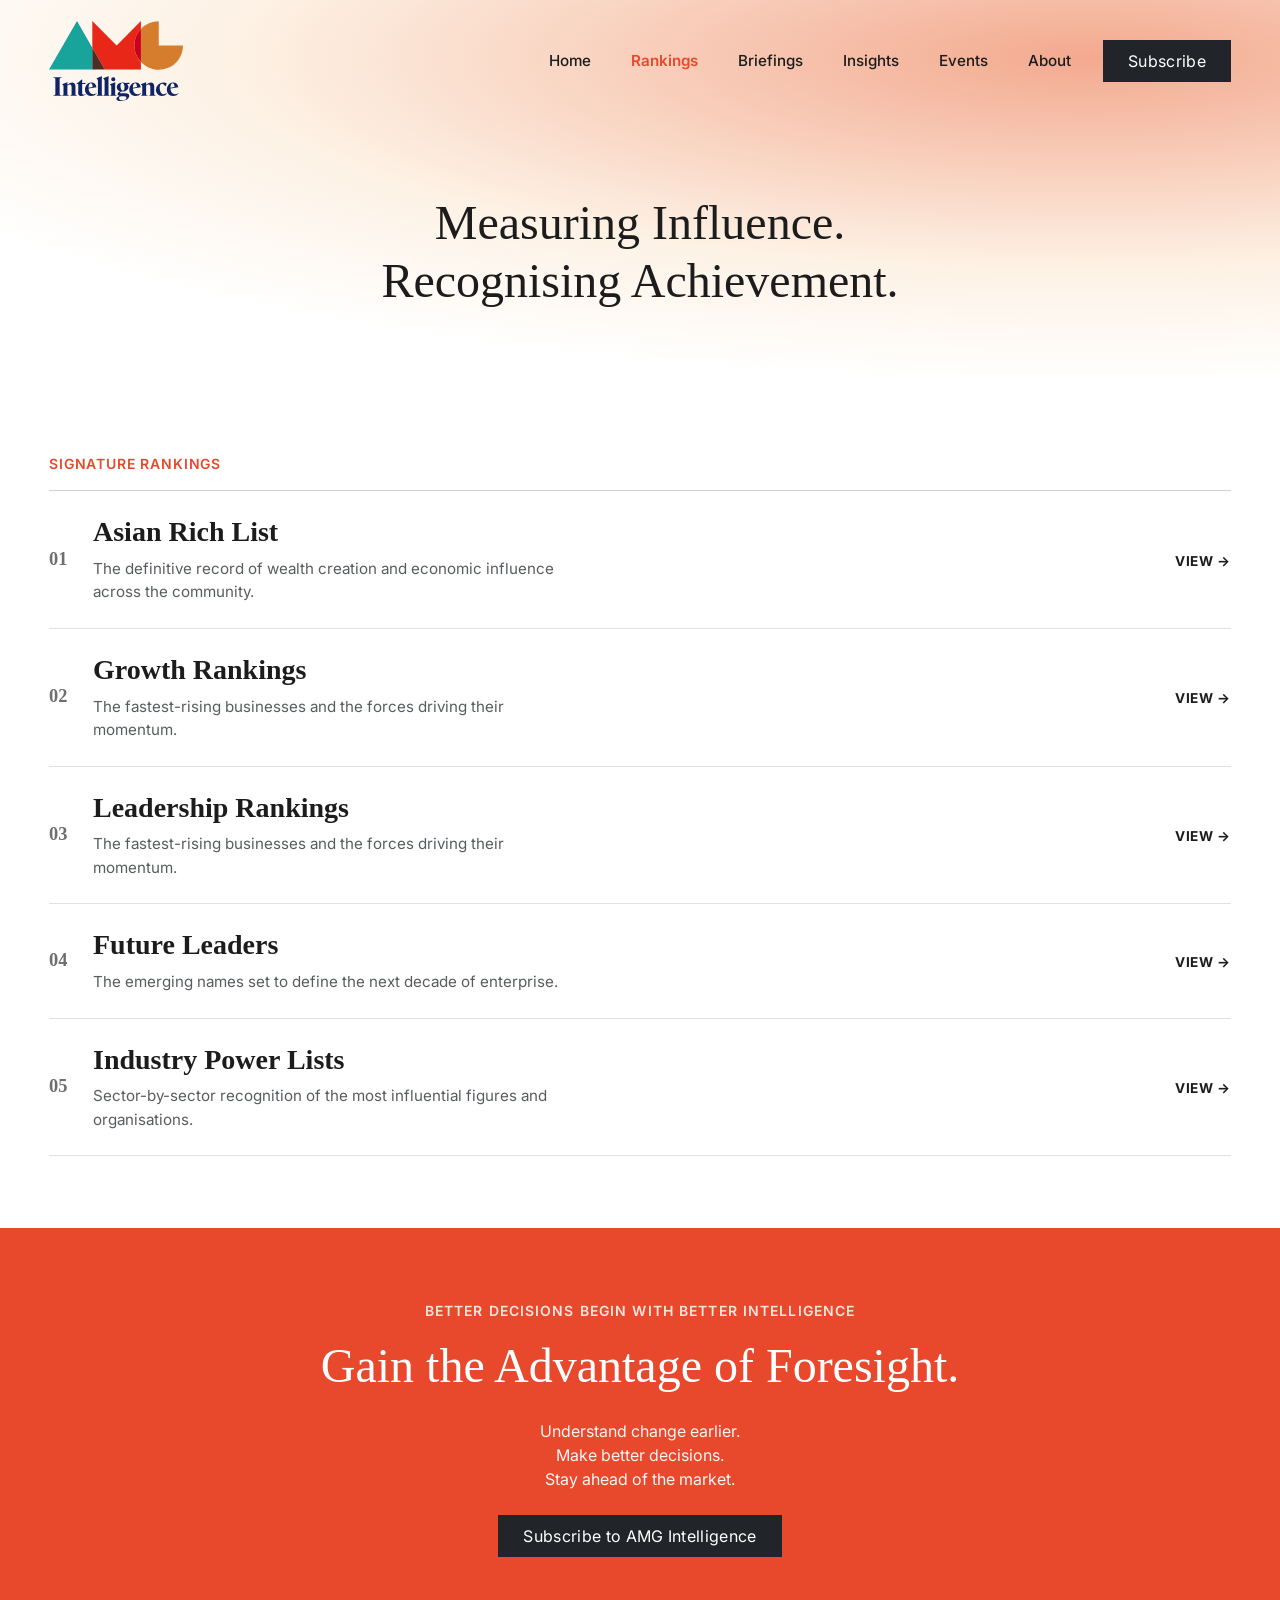
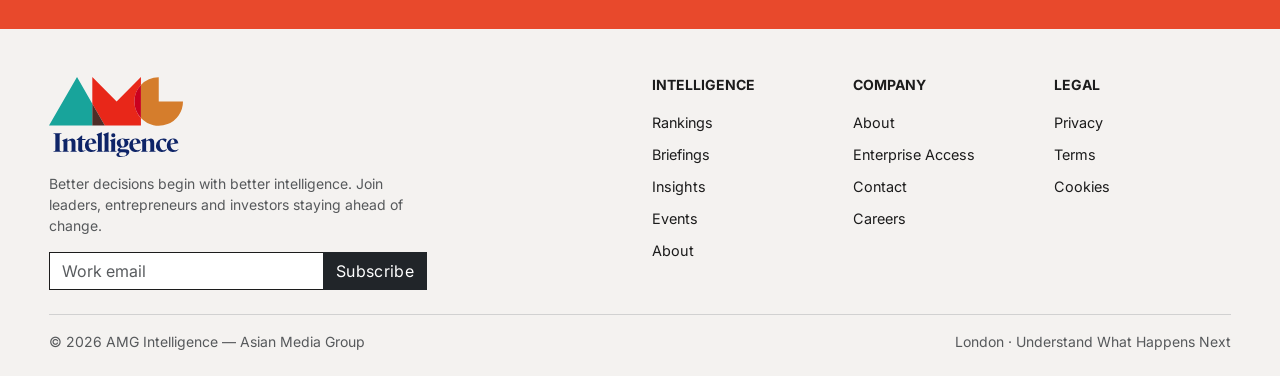
<file: rankings.html>
<!doctype html>
<html lang="en">
<head>
  <meta charset="UTF-8">
  <meta name="viewport" content="width=device-width, initial-scale=1">
  <meta name="robots" content="noindex, nofollow">
  <title>Rankings — AMG Intelligence</title>

  <link rel="stylesheet" href="https://cdn.jsdelivr.net/npm/bootstrap@5.3.3/dist/css/bootstrap.min.css">
  <link rel="preconnect" href="https://fonts.googleapis.com">
  <link href="https://fonts.googleapis.com/css2?family=Playfair+Display:wght@400;500;600;700&family=Inter:wght@400;500;600;700&display=swap" rel="stylesheet">
  <link rel="stylesheet" href="assets/css/custom.css">
</head>
<body data-page="rankings">

  <div class="gradient-band">
    <header data-include="partials/navbar.html"></header>

    <!-- Page banner -->
    <section class="page-banner py-5">
      <div class="container py-4 text-center">
        <h1 class="display-5 mb-0">Measuring Influence.<br>Recognising Achievement.</h1>
      </div>
    </section>
  </div>

  <!-- Signature rankings list -->
  <section class="py-5 rankings-section">
    <div class="container py-4">
      <p class="text-uppercase small fw-semibold eyebrow-accent mb-3">Signature Rankings</p>
      <hr class="mt-0 mb-0">

      <a href="#" class="ranking-item d-block text-decoration-none position-relative border-bottom py-4">
        <div class="row gx-3 align-items-center">
          <div class="col-auto ranking-number">01</div>
          <div class="col-lg-5 col-md-6 col">
            <h3 class="mb-2">Asian Rich List</h3>
            <p class="mb-0 text-muted">The definitive record of wealth creation and economic influence across the community.</p>
          </div>
          <div class="col-auto ms-auto"><span class="ranking-view">VIEW →</span></div>
        </div>
        <div class="ranking-cover-preview">
          <img src="assets/images/Asian Rich List Cover.jpg" alt="Asian Rich List Cover" class="ranking-cover-img">
        </div>
      </a>

      <a href="#" class="ranking-item d-block text-decoration-none position-relative border-bottom py-4">
        <div class="row gx-3 align-items-center">
          <div class="col-auto ranking-number">02</div>
          <div class="col-lg-5 col-md-6 col">
            <h3 class="mb-2">Growth Rankings</h3>
            <p class="mb-0 text-muted">The fastest-rising businesses and the forces driving their momentum.</p>
          </div>
          <div class="col-auto ms-auto"><span class="ranking-view">VIEW →</span></div>
        </div>
        <div class="ranking-cover-preview">
          <img src="assets/images/Asian Rich List Cover.jpg" alt="Growth Rankings Cover" class="ranking-cover-img">
        </div>
      </a>

      <a href="#" class="ranking-item d-block text-decoration-none position-relative border-bottom py-4">
        <div class="row gx-3 align-items-center">
          <div class="col-auto ranking-number">03</div>
          <div class="col-lg-5 col-md-6 col">
            <h3 class="mb-2">Leadership Rankings</h3>
            <p class="mb-0 text-muted">The fastest-rising businesses and the forces driving their momentum.</p>
          </div>
          <div class="col-auto ms-auto"><span class="ranking-view">VIEW →</span></div>
        </div>
        <div class="ranking-cover-preview">
          <img src="assets/images/Asian Rich List Cover.jpg" alt="Leadership Rankings Cover" class="ranking-cover-img">
        </div>
      </a>

      <a href="#" class="ranking-item d-block text-decoration-none position-relative border-bottom py-4">
        <div class="row gx-3 align-items-center">
          <div class="col-auto ranking-number">04</div>
          <div class="col-lg-5 col-md-6 col">
            <h3 class="mb-2">Future Leaders</h3>
            <p class="mb-0 text-muted">The emerging names set to define the next decade of enterprise.</p>
          </div>
          <div class="col-auto ms-auto"><span class="ranking-view">VIEW →</span></div>
        </div>
        <div class="ranking-cover-preview">
          <img src="assets/images/Asian Rich List Cover.jpg" alt="Future Leaders Cover" class="ranking-cover-img">
        </div>
      </a>

      <a href="#" class="ranking-item d-block text-decoration-none position-relative border-bottom py-4">
        <div class="row gx-3 align-items-center">
          <div class="col-auto ranking-number">05</div>
          <div class="col-lg-5 col-md-6 col">
            <h3 class="mb-2">Industry Power Lists</h3>
            <p class="mb-0 text-muted">Sector-by-sector recognition of the most influential figures and organisations.</p>
          </div>
          <div class="col-auto ms-auto"><span class="ranking-view">VIEW →</span></div>
        </div>
        <div class="ranking-cover-preview">
          <img src="assets/images/Asian Rich List Cover.jpg" alt="Industry Power Lists Cover" class="ranking-cover-img">
        </div>
      </a>
    </div>
  </section>

  <div data-include="partials/cta-band.html"></div>
  <div data-include="partials/footer.html"></div>

  <script src="https://cdn.jsdelivr.net/npm/bootstrap@5.3.3/dist/js/bootstrap.bundle.min.js"></script>
  <script src="assets/js/include.js"></script>
</body>
</html>
</file>
<file: assets/css/custom.css>
/* =========================================================
   AMG Intelligence — custom.css
   Bootstrap 5 handles layout/spacing/grid. This file only
   covers what Bootstrap utilities can't: brand colors,
   custom fonts, gradients, and bespoke component looks.
   ========================================================= */

/* ---------- 1. Design tokens ---------- */
:root {
  --amg-accent: #E8492C;
  /* coral/red-orange brand accent */
  --amg-accent-dark: #C93B21;
  --amg-dark: #262524;
  /* near-black section background */
  --amg-pink-bg: #FCEAE4;
  /* light pink section background */
  --amg-cream: #FDF1E4;
  /* hero gradient start */
  --amg-peach: #F3A98F;
  /* hero gradient end */
  --amg-text: #1C1C1C;
  --amg-muted: #6E6E6E;
  --amg-border: #E5E1DD;
  --amg-border-strong: #6F6F6F;
  /* darker divider lines, used in the Events enquiry form */
  --amg-footer-bg: #F4F2F0;
}

body {
  font-family: 'Inter', -apple-system, BlinkMacSystemFont, 'Segoe UI', sans-serif;
  color: var(--amg-text);
}

/* Fixed max container width per design (overrides Bootstrap's per-breakpoint
   container max-widths; still fluid/100% below 1206px). */
.container {
  max-width: 1206px;
}

/* Narrow centered container used for focused sections (Briefings preview, Clarity section, etc.) */
.container-narrow {
  max-width: 960px;
}

h1,
h2,
h3,
h4,
.font-serif {
  font-family: Georgia, serif;
  font-weight: 700;
}

a {
  color: var(--amg-accent);
  text-decoration: none;
}

a:hover {
  color: var(--amg-accent-dark);
}

/* ---------- 2. Shared: buttons ---------- */
.btn-accent {
  background-color: var(--amg-accent);
  border-color: var(--amg-accent);
  color: #fff;
}

.btn-accent:hover {
  background-color: var(--amg-accent-dark);
  border-color: var(--amg-accent-dark);
  color: #fff;
}

.btn-outline-dark.rounded-0,
.btn-dark.rounded-0,
.btn-accent.rounded-0 {
  letter-spacing: 0.02em;
}

/* ---------- 3. Shared: navbar ---------- */
.navbar {
  background-color: transparent;
}

.navbar .nav-link {
  color: var(--amg-text);
  font-size: 0.95rem;
  font-weight: 500;
}

.navbar .nav-link.active,
.navbar .nav-link:hover {
  color: var(--amg-accent);
}

/* ---------- 4. Shared: CTA band + footer (partials/footer.html) ---------- */
.cta-band {
  background-color: var(--amg-accent);
}

.cta-eyebrow {
  opacity: 0.85;
  letter-spacing: 0.08em;
}

.cta-sub {
  opacity: 0.95;
}

.footer-section {
  background-color: var(--amg-footer-bg);
}

.footer-links li {
  margin-bottom: 0.5rem;
}

.footer-links a {
  color: var(--amg-text);
  font-size: 0.9rem;
}

.footer-links a:hover {
  color: var(--amg-accent);
}

.footer-subscribe .form-control {
  border-color: var(--amg-text);
  border-right: none;
}

.footer-subscribe .form-control:focus {
  box-shadow: none;
  border-color: var(--amg-text);
}

/* ---------- 5. Shared: simple centered page banner ----------
   Used inside .gradient-band on every inner page (Rankings,
   Briefings, Insights, Events, About) instead of the two-column
   home hero. */
.page-banner {
  padding-top: 2.5rem;
  padding-bottom: 3.5rem;
}

/* ---------- 6. Shared: coral eyebrow label ---------- */
.eyebrow-accent {
  color: var(--amg-accent);
  letter-spacing: 0.06em;
}

/* =========================================================
   Page: index.html (Home)
   ========================================================= */
/* Gradient band wraps the navbar + hero together so the gradient runs
   behind the transparent nav, matching the design (used the same way on
   every page's top banner). */
.gradient-band {
  background: radial-gradient(120% 100% at 85% 15%, var(--amg-peach) 0%, var(--amg-cream) 55%, #ffffff 85%);
}

.hero-copy h1 {
  font-family: Georgia, serif;
  font-weight: 700;
  line-height: 1.15;
  color: var(--amg-text);
}

.hero-copy .hero-lead {
  font-family: Georgia, serif;
  font-size: 1.25rem;
  line-height: 1.5;
  color: var(--amg-text);
  max-width: 32rem;
}

.hero-copy .hero-sub {
  font-family: Georgia, serif;
  font-size: 0.95rem;
  line-height: 1.6;
  color: #555555;
  max-width: 32rem;
}

.hero-image {
  background: transparent;
}

.hero-image img,
.hero-image video,
.hero-video,
.hero-lottie {
  width: 100%;
  height: auto;
  border: none !important;
  outline: none !important;
  box-shadow: none !important;
  background: transparent !important;
  display: block;
}

.hero-lottie svg {
  width: 100% !important;
  height: auto !important;
  display: block;
}

/* Clarity intro section */
.clarity-intro-heading,
.clarity-intro-section h2 {
  font-family: Georgia, serif;
  font-weight: 400;
  line-height: 1.25;
}

.clarity-intro-text,
.clarity-intro-section p {
  font-family: Georgia, serif;
  font-weight: 400;
  line-height: 1.6;
}

/* Four feature boxes ("Research & Reports", etc.) */
.feature-boxes-row {
  align-items: stretch;
}

.feature-boxes-row .feature-box-col {
  display: flex;
}

.feature-box {
  position: relative;
  z-index: 1;
  width: 100%;
  background-color: #ffffff;
  border: 1px solid var(--amg-border);
  padding: 2rem 1.5rem;
  display: flex;
  flex-direction: column;
  justify-content: flex-start;
  text-decoration: none;
  cursor: pointer;
  margin-left: -1px;
  margin-top: -1px;
  transition: background-color 0.25s ease,
    border-color 0.25s ease,
    box-shadow 0.25s ease;
}

.feature-box h3 {
  font-family: Georgia, serif;
  font-size: 1.25rem;
  font-weight: 700;
  line-height: 1.3;
  color: var(--amg-text);
  margin-bottom: 0.85rem;
  transition: color 0.25s ease;
}

.feature-box p {
  font-family: 'Inter', -apple-system, BlinkMacSystemFont, 'Segoe UI', sans-serif;
  color: var(--amg-muted);
  font-size: 0.885rem;
  line-height: 1.55;
  margin-bottom: 0;
  transition: color 0.25s ease;
}

.feature-box:hover,
.feature-box:focus-visible {
  background-color: var(--amg-accent);
  border-color: var(--amg-accent);
  box-shadow: 0 16px 32px rgba(38, 37, 36, 0.16);
  z-index: 3;
  outline: none;
}

.feature-box:hover h3,
.feature-box:focus-visible h3 {
  color: #ffffff;
}

.feature-box:hover p,
.feature-box:focus-visible p {
  color: rgba(255, 255, 255, 0.92);
}

/* Desktop layout: 4 columns in 1 row with bottom alignment & upward expansion on hover */
@media (min-width: 992px) {
  .feature-boxes-row {
    min-height: 285px;
    align-items: flex-end;
  }

  .feature-boxes-row .feature-box-col {
    align-items: flex-end;
    height: 100%;
  }

  .feature-box {
    height: 240px;
    min-height: 240px;
    padding: 2.25rem 1.5rem 1.75rem;
    transition: height 0.3s cubic-bezier(0.16, 1, 0.3, 1),
      min-height 0.3s cubic-bezier(0.16, 1, 0.3, 1),
      background-color 0.25s ease,
      border-color 0.25s ease,
      box-shadow 0.25s ease;
  }

  .feature-box:hover,
  .feature-box:focus-visible {
    height: 280px;
    min-height: 280px;
  }

  .feature-box h3 {
    font-size: 1.3rem;
  }
}

@media (min-width: 1200px) {
  .feature-boxes-row {
    min-height: 275px;
  }

  .feature-box {
    height: 230px;
    min-height: 230px;
    padding: 2.25rem 1.75rem 2rem;
  }

  .feature-box:hover,
  .feature-box:focus-visible {
    height: 270px;
    min-height: 270px;
  }

  .feature-box h3 {
    font-size: 1.35rem;
  }
}

/* Briefings preview cards (pink section) */
.briefings-preview-section {
  background-color: var(--amg-pink-bg);
}

.briefing-card img {
  width: 100%;
  height: 260px;
  object-fit: cover;
}

.briefing-card h3 {
  font-family: Georgia, serif;
  font-weight: 400;
  margin-top: 1.25rem;
}

.briefing-card p {
  font-family: Georgia, serif;
  font-weight: 400;
  color: var(--amg-muted);
}

.briefing-card .link-arrow {
  color: var(--amg-accent);
  font-weight: 600;
}

/* Dark "Clarity in an Uncertain World" section */
.clarity-section {
  position: relative;
  background-color: #1a1a1a;
  color: #fff;
  overflow: hidden;
  padding: 4.5rem 0;
}

.clarity-section .watermark-logo {
  position: absolute;
  bottom: -5px;
  left: -20px;
  width: 440px;
  max-width: 50vw;
  pointer-events: none;
  user-select: none;
  filter: brightness(0) invert(1);
  opacity: 0.055;
  z-index: 0;
}

.clarity-section .container,
.clarity-section .container-narrow {
  position: relative;
  z-index: 1;
}

.clarity-section .clarity-eyebrow {
  color: var(--amg-accent);
  font-size: 0.8125rem;
  font-weight: 600;
  letter-spacing: 0.15em;
  text-transform: uppercase;
  font-family: 'Inter', -apple-system, BlinkMacSystemFont, sans-serif;
  line-height: 1.4;
}

.clarity-section h4.clarity-eyebrow {
  color: var(--amg-accent);
  font-size: 1.15rem;
  font-weight: 600;
  letter-spacing: 0.15em;
  text-transform: uppercase;
  font-family: 'Inter', -apple-system, BlinkMacSystemFont, sans-serif;
}

.clarity-section .clarity-brand-title {
  font-family: Georgia, serif;
  font-size: clamp(2.25rem, 4.2vw, 3.4rem);
  font-weight: 400;
  line-height: 1.1;
  color: #ffffff;
  margin-top: 0.25rem;
  margin-bottom: 1.25rem;
}

.clarity-section .clarity-tagline {
  font-size: 1.15rem;
  font-weight: 400;
  color: rgba(255, 255, 255, 0.9);
  margin-bottom: 1.25rem;
  font-family: 'Inter', -apple-system, BlinkMacSystemFont, sans-serif;
}

.clarity-section .clarity-accent-bar {
  width: 46px;
  height: 3px;
  background-color: var(--amg-accent);
  border-radius: 2px;
}

.clarity-section .clarity-right-col {
  position: relative;
}

@media (min-width: 992px) {
  .clarity-section .clarity-right-col {
    border-left: 1px solid rgba(255, 255, 255, 0.18);
    padding-left: 3.5rem;
  }
}

@media (max-width: 991.98px) {
  .clarity-section {
    padding: 3.5rem 0;
  }

  .clarity-section .clarity-right-col {
    border-top: 1px solid rgba(255, 255, 255, 0.15);
    padding-top: 2rem;
    margin-top: 0.5rem;
  }

  .clarity-section .watermark-logo {
    width: 320px;
    max-width: 65vw;
    opacity: 0.04;
    bottom: -10px;
    left: -10px;
  }
}

.clarity-section .clarity-highlight-title {
  font-family: Georgia, serif;
  font-style: italic;
  font-size: clamp(1.5rem, 2.6vw, 2.35rem);
  font-weight: 400;
  line-height: 1.3;
  color: #ffffff;
  margin-top: 0.75rem;
  margin-bottom: 1.25rem;
}

.clarity-section .clarity-highlight-title .accent-text {
  color: var(--amg-accent);
  font-style: italic;
}

.clarity-section .clarity-desc {
  font-size: 0.975rem;
  line-height: 1.7;
  color: rgba(255, 255, 255, 0.75);
  max-width: 540px;
  font-family: 'Inter', -apple-system, BlinkMacSystemFont, sans-serif;
}

/* ---------- Shared: CTA band ---------- */
.cta-band {
  background-color: var(--amg-accent);
}

.cta-band h2,
.cta-title {
  font-family: Georgia, serif;
  font-weight: 400;
}

/* =========================================================
   Page: rankings.html
   ========================================================= */
.ranking-item {
  position: relative;
  display: block;
  text-decoration: none;
  color: inherit;
  transition: background-color 0.25s ease;
  cursor: pointer;
}

.ranking-item:hover,
.ranking-item:focus {
  text-decoration: none;
  color: inherit;
}

.ranking-number {
  min-width: 2.75rem;
  font-family: Georgia, serif;
  font-weight: 600;
  font-size: 1.15rem;
  color: var(--amg-muted);
  transition: color 0.25s ease;
}

.ranking-item h3 {
  font-family: Georgia, serif;
  font-size: 1.75rem;
  font-weight: 700;
  color: var(--amg-text);
  transition: color 0.25s ease;
}

.ranking-item p {
  font-size: 0.95rem;
  line-height: 1.55;
  color: var(--amg-muted);
}

.ranking-view {
  color: var(--amg-text);
  font-weight: 700;
  font-size: 0.85rem;
  letter-spacing: 0.05em;
  white-space: nowrap;
  text-decoration: none;
  transition: color 0.25s ease;
}

.ranking-item:hover h3,
.ranking-item:hover .ranking-number,
.ranking-item:hover .ranking-view {
  color: var(--amg-accent);
}

/* Floating Book/Report Cover Preview on Hover */
.ranking-cover-preview {
  position: absolute;
  right: 180px;
  top: 50%;
  transform: translateY(-50%) scale(0.96);
  opacity: 0;
  visibility: hidden;
  pointer-events: none;
  z-index: 20;
  transition: opacity 0.3s cubic-bezier(0.16, 1, 0.3, 1),
    transform 0.3s cubic-bezier(0.16, 1, 0.3, 1),
    visibility 0.3s ease;
}

.ranking-cover-img {
  width: 180px;
  height: auto;
  aspect-ratio: 1 / 1.45;
  object-fit: cover;
  box-shadow: 0 20px 45px rgba(0, 0, 0, 0.28), 0 6px 16px rgba(0, 0, 0, 0.12);
  border-radius: 1px;
  display: block;
}

.ranking-item:hover .ranking-cover-preview {
  opacity: 1;
  visibility: visible;
  transform: translateY(-50%) scale(1);
}

@media (max-width: 1199.98px) {
  .ranking-cover-preview {
    right: 130px;
  }

  .ranking-cover-img {
    width: 160px;
  }
}

@media (max-width: 991.98px) {
  .ranking-cover-preview {
    display: none;
  }
}

/* =========================================================
   Page: briefings.html
   ========================================================= */
.tiers-row {
  align-items: stretch;
}

.tiers-row .tier-col {
  display: flex;
}

.tier-card {
  position: relative;
  z-index: 1;
  width: 100%;
  background-color: #F3F3F3;
  border: 1px solid #D8D8D8;
  padding: 2.25rem 1.75rem 2rem;
  margin-left: -1px;
  margin-top: -1px;
  transition: transform 0.25s cubic-bezier(0.16, 1, 0.3, 1),
    box-shadow 0.25s cubic-bezier(0.16, 1, 0.3, 1),
    z-index 0.25s ease;
}

.tier-card:hover {
  z-index: 5;
  transform: translateY(-4px);
  box-shadow: 0 16px 32px rgba(38, 37, 36, 0.12);
}

.tier-card.is-muted {
  background-color: #D1D1D1;
  border-color: #BEBEBE;
}

.tier-card.is-muted .tier-audience,
.tier-card.is-muted .tier-vat {
  color: #4A4A4A;
}

.tier-card.is-muted hr {
  border-color: #B5B5B5;
}

.tier-card.is-dark {
  background-color: #303030;
  color: #fff;
  border-color: #303030;
}

.tier-card.is-dark .tier-audience,
.tier-card.is-dark .tier-vat {
  color: rgba(255, 255, 255, 0.7);
}

.tier-card.is-dark hr {
  border-color: rgba(255, 255, 255, 0.2);
  opacity: 1;
}

.tier-card.is-dark .tier-features li {
  color: rgba(255, 255, 255, 0.9);
}

.tier-label {
  font-family: 'Inter', -apple-system, BlinkMacSystemFont, 'Segoe UI', sans-serif;
  color: var(--amg-accent);
  font-size: 0.825rem;
  font-weight: 600;
  letter-spacing: 0.03em;
}

.tier-title {
  font-family: Georgia, serif;
  font-size: 1.45rem;
  font-weight: 700;
  line-height: 1.25;
  color: var(--amg-text);
  min-height: 3.6rem;
}

.tier-card.is-dark .tier-title {
  color: #ffffff;
}

.tier-price {
  font-family: Georgia, serif;
  font-size: 1.25rem;
  font-weight: 700;
  color: var(--amg-text);
}

.tier-card.is-dark .tier-price {
  color: #ffffff;
}

.tier-vat {
  font-family: 'Inter', -apple-system, BlinkMacSystemFont, 'Segoe UI', sans-serif;
  color: var(--amg-muted);
  font-size: 0.85rem;
  font-weight: 500;
}

.tier-audience {
  font-family: 'Inter', -apple-system, BlinkMacSystemFont, 'Segoe UI', sans-serif;
  color: var(--amg-muted);
  font-size: 0.875rem;
  line-height: 1.55;
  min-height: 3.6rem;
}

.tier-card hr {
  margin-top: 0;
  margin-bottom: 1.25rem;
  border-color: #D8D8D8;
  opacity: 1;
}

.tier-features li {
  font-family: 'Inter', -apple-system, BlinkMacSystemFont, 'Segoe UI', sans-serif;
  position: relative;
  padding-left: 1rem;
  margin-bottom: 0.6rem;
  font-size: 0.85rem;
  line-height: 1.5;
  color: var(--amg-text);
}

.tier-features li::before {
  content: '*';
  position: absolute;
  left: 0;
  color: var(--amg-accent);
  font-weight: bold;
}

.tier-card .btn {
  font-family: 'Inter', -apple-system, BlinkMacSystemFont, 'Segoe UI', sans-serif;
  font-size: 0.875rem;
  font-weight: 600;
  letter-spacing: 0.02em;
}

.tier-card .btn-outline-dark {
  background-color: transparent;
  border-color: #262524;
  color: #262524;
}

.tier-card .btn-outline-dark:hover {
  background-color: #262524;
  color: #ffffff;
}

/* =========================================================
   Page: insights.html
   ========================================================= */
.insights-grid {
  align-items: stretch;
}

.insight-card {
  position: relative;
  z-index: 1;
  width: 100%;
  background-color: #ffffff;
  border: 1px solid var(--amg-border);
  padding: 2.25rem 1.75rem 1.75rem;
  margin-left: -1px;
  margin-top: -1px;
  text-decoration: none;
  color: inherit;
  cursor: pointer;
  transition: transform 0.25s cubic-bezier(0.16, 1, 0.3, 1),
    box-shadow 0.25s cubic-bezier(0.16, 1, 0.3, 1),
    z-index 0.25s ease;
}

.insight-card:hover {
  z-index: 5;
  background-color: #ffffff;
  transform: translateY(-4px);
  box-shadow: 0 16px 32px rgba(38, 37, 36, 0.08);
}

.insight-category {
  font-family: Georgia, serif;
  font-weight: 400;
  color: var(--amg-accent);
  font-size: 0.9rem;
}

.insight-title {
  font-family: Georgia, serif;
  font-size: 1.4rem;
  font-weight: 700;
  line-height: 1.25;
  color: var(--amg-text);
  min-height: 4.8rem;
  transition: color 0.2s ease;
}

.insight-card:hover .insight-title {
  color: var(--amg-accent);
}

.insight-divider {
  border: 0;
  border-top: 1px solid var(--amg-border);
  opacity: 1;
  width: 100%;
  margin: 0;
}

.insight-meta {
  font-family: Georgia, serif;
  font-weight: 400;
  color: var(--amg-muted);
  font-size: 0.85rem;
}

.insight-filler {
  border: 1px solid var(--amg-border);
  background-color: #F3F3F3;
  margin-left: -1px;
  margin-top: -1px;
}

/* =========================================================
   Page: events.html
   ========================================================= */
.why-attend-eyebrow {
  font-family: Georgia, serif;
  font-weight: 400;
  font-size: 0.9rem;
  letter-spacing: 0.04em;
}

.why-attend-eyebrow .eyebrow-accent {
  color: var(--amg-accent);
}

.why-attend-eyebrow .eyebrow-dark {
  color: #1C1C1C;
}

.why-attend-icon {
  width: 56px;
  height: 56px;
  object-fit: contain;
}

.why-attend-label {
  font-family: Georgia, serif;
  font-size: 1.05rem;
  font-weight: 700;
  line-height: 1.25;
  color: var(--amg-text);
}

.formats-banner {
  background:
    linear-gradient(rgba(0, 0, 0, 0.45), rgba(0, 0, 0, 0.45)),
    url('../images/Executive forums leadership dinners rankings celebrations and industry conferences-background.png') center / cover no-repeat;
  border-radius: 0;
}

.formats-title {
  font-family: Georgia, serif;
  font-size: 1.85rem;
  font-weight: 700;
  line-height: 1.3;
}

.formats-desc {
  font-family: Georgia, serif;
  font-size: 0.95rem;
  line-height: 1.6;
  color: rgba(255, 255, 255, 0.85);
}

.enquiry-section {
  background-color: #F3F3F3;
}

.enquiry-title {
  font-family: Georgia, serif;
  font-size: 2.25rem;
  font-weight: 700;
  line-height: 1.15;
}

.enquiry-desc {
  font-family: Georgia, serif;
  font-size: 1rem;
  line-height: 1.6;
  color: #555555;
}

.enquiry-form-panel {
  border: 1px solid #D1D1D1;
  background-color: transparent;
}

.enquiry-row {
  border-bottom: 1px solid #D1D1D1;
  margin: 0;
}

.enquiry-row.is-last {
  border-bottom: none;
}

.enquiry-field {
  padding: 1rem 1.25rem;
}

@media (min-width: 768px) {
  .border-end-md {
    border-right: 1px solid #D1D1D1;
  }
}

.enquiry-label {
  display: block;
  font-family: 'Inter', -apple-system, BlinkMacSystemFont, 'Segoe UI', sans-serif;
  font-size: 0.725rem;
  text-transform: uppercase;
  letter-spacing: 0.05em;
  font-weight: 700;
  color: #262524;
  margin-bottom: 0.35rem;
}

.enquiry-input {
  border: 0;
  padding: 0;
  background: transparent;
  font-size: 0.925rem;
  color: var(--amg-text);
  border-radius: 0;
  box-shadow: none !important;
}

.enquiry-input:focus {
  box-shadow: none;
  background: transparent;
}

.enquiry-input::placeholder {
  color: #9E9E9E;
  font-size: 0.875rem;
  font-family: 'Inter', sans-serif;
}

.pill-option {
  font-family: 'Inter', -apple-system, BlinkMacSystemFont, 'Segoe UI', sans-serif;
  font-size: 0.785rem;
  font-weight: 500;
  padding: 0.425rem 0.85rem;
  background-color: #ffffff;
  border: 1px solid #D1D1D1;
  color: #262524;
  border-radius: 0;
  white-space: nowrap;
  cursor: pointer;
  transition: all 0.2s ease;
}

.pill-option:hover {
  color: #000000;
  border-color: #999999;
  background-color: #fafafa;
}

.btn-check:checked+.pill-option {
  background-color: var(--amg-accent) !important;
  border-color: var(--amg-accent) !important;
  color: #ffffff !important;
}

.btn-enquiry-submit {
  background-color: var(--amg-accent);
  color: #ffffff;
  font-family: 'Inter', -apple-system, BlinkMacSystemFont, 'Segoe UI', sans-serif;
  font-size: 0.95rem;
  font-weight: 600;
  padding: 0.75rem 2.25rem;
  border: none;
  border-radius: 0;
  transition: background-color 0.2s ease;
}

.btn-enquiry-submit:hover {
  background-color: var(--amg-accent-dark);
  color: #ffffff;
}

hr {
  border-top: 1px solid #D1D1D1;
  opacity: 1;
}

/* =========================================================
   Page: about.html
   ========================================================= */
.about-eyebrow {
  font-family: Georgia, serif;
  font-weight: 400;
  font-size: 0.9rem;
  letter-spacing: 0.04em;
  color: var(--amg-accent);
}

.about-heading {
  font-family: Georgia, serif;
  font-size: 2.25rem;
  font-weight: 400;
  line-height: 1.2;
}

.about-lead-title {
  font-family: Georgia, serif;
  font-weight: 700;
  font-size: 1.15rem;
  color: var(--amg-text);
}

.about-body {
  font-family: Georgia, serif;
  font-size: 0.95rem;
  line-height: 1.65;
  color: #555555;
}

.four-questions-grid {
  align-items: stretch;
}

.question-box {
  background-color: #ffffff;
  border: 1px solid #D1D1D1;
  padding: 2.25rem 1.75rem 2rem;
  margin-left: -1px;
  margin-top: -1px;
  height: 100%;
}

.question-number {
  font-family: Georgia, serif;
  font-size: 2.75rem;
  font-weight: 600;
  color: var(--amg-accent);
  line-height: 1;
}

.question-text {
  font-family: Georgia, serif;
  font-size: 1.25rem;
  font-weight: 500;
  color: var(--amg-text);
  line-height: 1.3;
}

.focus-section {
  background-color: #F3F3F3;
}

.focus-section hr {
  border-top: 1px solid #D1D1D1;
  opacity: 1;
  margin: 0;
}

.focus-row {
  border-bottom: 1px solid #D1D1D1;
  padding-top: 1.5rem;
  padding-bottom: 1.5rem;
  transition: background-color 0.2s ease;
}

.focus-row:hover {
  background-color: rgba(255, 255, 255, 0.6);
}

.focus-number {
  font-family: 'Inter', sans-serif;
  font-size: 0.85rem;
  font-weight: 500;
  color: var(--amg-muted);
  min-width: 2.5rem;
  padding-top: 0.35rem;
}

.focus-title {
  font-family: Georgia, serif;
  font-size: 1.75rem;
  font-weight: 700;
  color: var(--amg-text);
}

.focus-desc {
  font-family: Georgia, serif;
  font-size: 0.95rem;
  line-height: 1.6;
  color: #555555;
}

.format-tag {
  font-family: 'Inter', -apple-system, BlinkMacSystemFont, 'Segoe UI', sans-serif;
  font-size: 0.8rem;
  font-weight: 500;
  color: var(--amg-text);
  background-color: #ffffff;
  border: 1px solid #D1D1D1;
  border-radius: 0;
  padding: 0.45rem 1rem;
  display: inline-block;
  white-space: nowrap;
}

.ambition-band {
  background-color: var(--amg-accent);
}

.ambition-band h2 {
  font-family: Georgia, serif;
  font-size: 2.5rem;
  font-weight: 700;
  line-height: 1.25;
  max-width: 52rem;
  margin-left: auto;
  margin-right: auto;
}

.ambition-eyebrow {
  font-family: 'Inter', -apple-system, BlinkMacSystemFont, 'Segoe UI', sans-serif;
  font-size: 0.85rem;
  font-weight: 600;
  letter-spacing: 0.08em;
  opacity: 0.9;
}

.ambition-subtitle {
  font-family: Georgia, serif;
  font-style: italic;
  font-size: 1.05rem;
  line-height: 1.6;
  color: rgba(255, 255, 255, 0.95);
}
</file>
